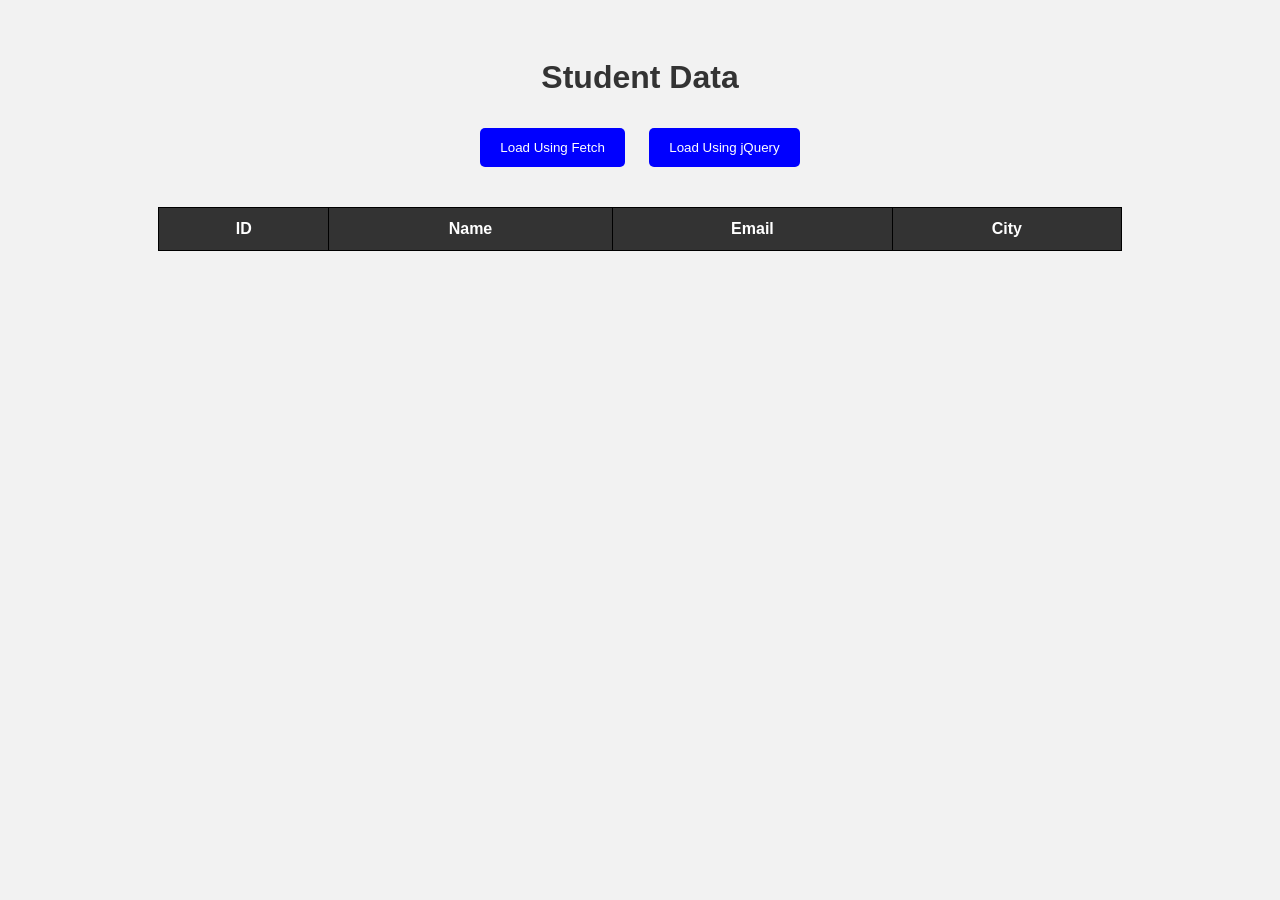
<file: experiment 10/index.html>
<!DOCTYPE html>
<html>
<head>
    <title>JSON Data</title>

    <link rel="stylesheet" href="style.css">

    <script src="https://code.jquery.com/jquery-3.7.1.min.js"></script>
</head>

<body>

    <h1>Student Data</h1>

    <button id="fetchBtn">Load Using Fetch</button>
    <button id="jqueryBtn">Load Using jQuery</button>

    <p id="message"></p>

    <table>
        <thead>
            <tr>
                <th>ID</th>
                <th>Name</th>
                <th>Email</th>
                <th>City</th>
            </tr>
        </thead>

        <tbody id="tableBody"></tbody>
    </table>

    <script src="script.js"></script>

</body>
</html>
</file>
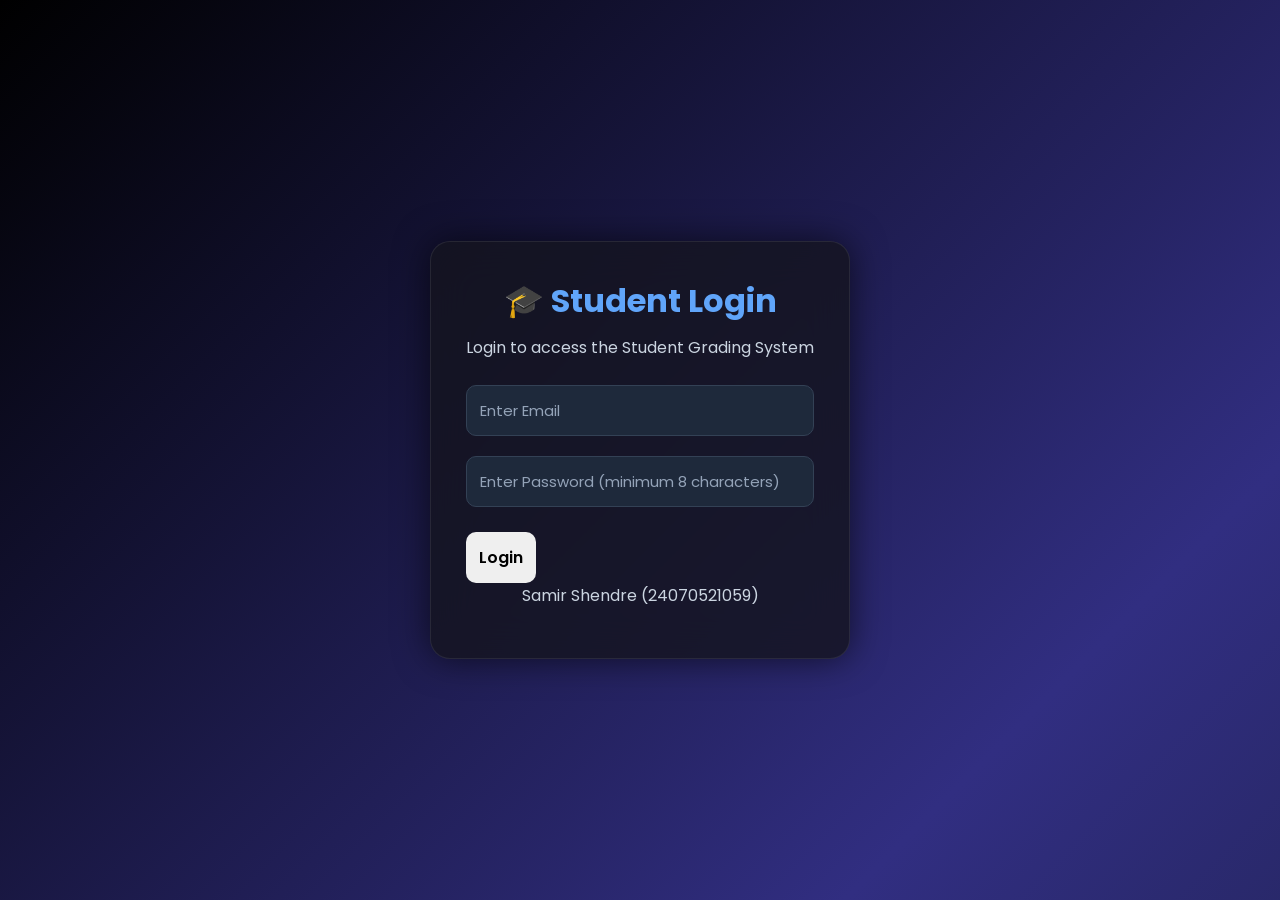
<file: Experiment 3/index.html>
<!DOCTYPE html>
<html lang="en">
<head>
    <meta charset="UTF-8">
    <meta name="viewport" content="width=device-width, initial-scale=1.0">
    <title>Student Grading System</title>

    <link rel="stylesheet" href="style.css">
</head>
<body>

    <!-- ================= LOGIN PAGE ================= -->

    <div id="loginPage" class="login-container">

        <div class="login-card">

            <h1>🎓 Student Login</h1>

            <p>Login to access the Student Grading System</p>

            <input
                type="email"
                id="email"
                placeholder="Enter Email">

            <input
                type="password"
                id="password"
                placeholder="Enter Password (minimum 8 characters)">

            <p id="loginError"></p>

            <button type="button" onclick="login()">
                Login
            </button>
            
            <p>Samir Shendre (24070521059)</p>
        </div>

    </div>

    <!-- ================= GRADING PAGE ================= -->

    <div id="gradingPage" style="display:none;">

        <div class="container">

            <h2>Student Grading System</h2>

            <form id="gradeForm">

                <input
                    type="text"
                    id="name"
                    placeholder="Student Name">

                <input
                    type="text"
                    id="roll"
                    placeholder="Roll Number">

                <input
                    type="number"
                    class="marks"
                    placeholder="DBMS Marks">

                <input
                    type="number"
                    class="marks"
                    placeholder="TOC Marks">

                <input
                    type="number"
                    class="marks"
                    placeholder="JAVA Marks">

                <input
                    type="number"
                    class="marks"
                    placeholder="JAVASCRIPT Marks">

                <input
                    type="number"
                    class="marks"
                    placeholder="PYTHON Marks">

                <input
                    type="number"
                    class="marks"
                    placeholder="OS Marks">

                <div class="btn-group">

                    <button
                        type="button"
                        onclick="calculateResult()">
                        Generate Result
                    </button>

                    <button
                        type="reset">
                        Reset
                    </button>

                </div>

            </form>

            <div id="result"></div>

        </div>

    </div>

    <script src="script.js"></script>

</body>
</html>
</file>
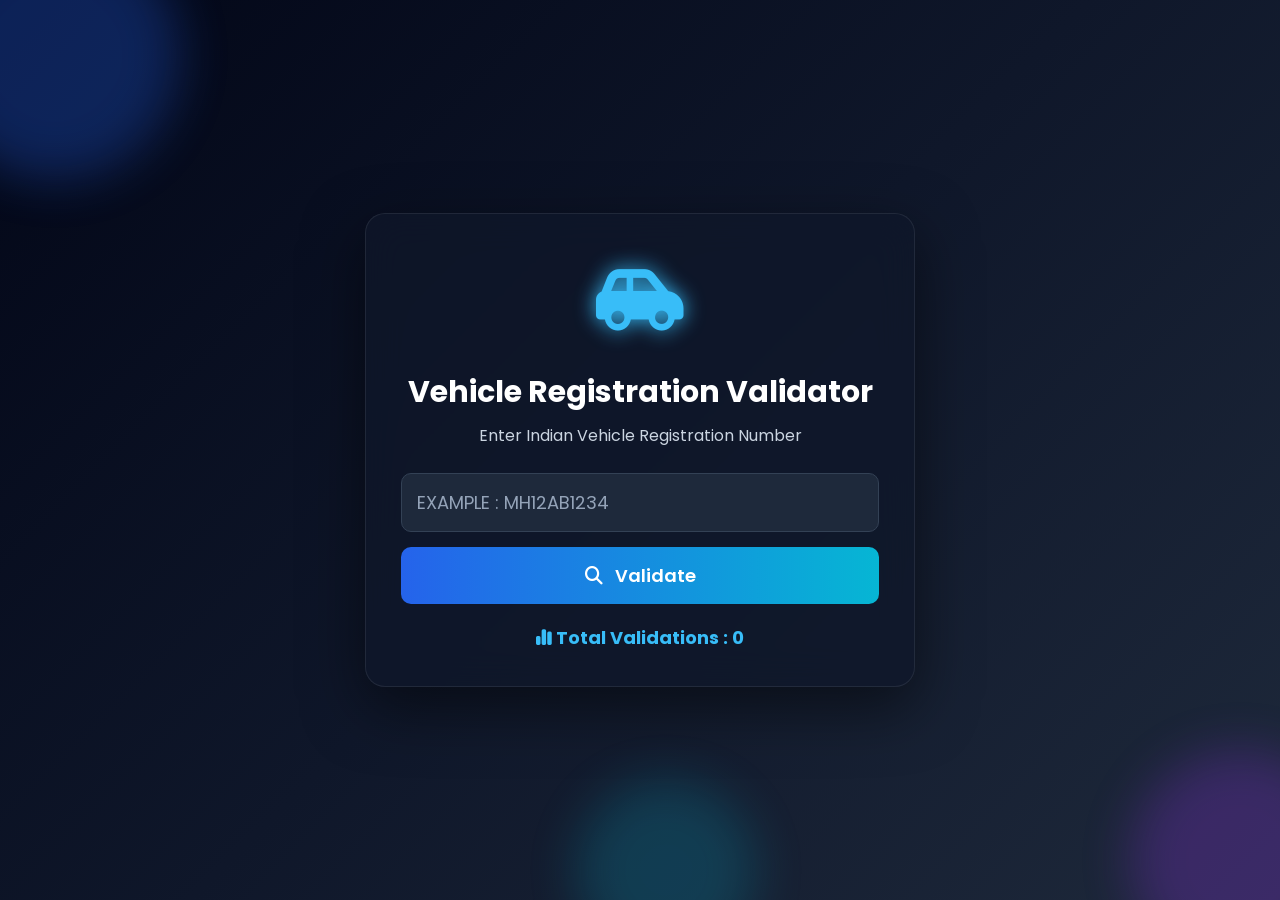
<file: Experiment 4/index.html>
<!DOCTYPE html>
<html lang="en">
<head>
    <meta charset="UTF-8">
    <meta name="viewport" content="width=device-width, initial-scale=1.0">
    <title>Vehicle Registration Validator</title>

    <!-- Google Font -->
    <link href="https://fonts.googleapis.com/css2?family=Poppins:wght@300;400;500;600;700&display=swap" rel="stylesheet">

    <!-- Font Awesome -->
    <link rel="stylesheet"
    href="https://cdnjs.cloudflare.com/ajax/libs/font-awesome/6.6.0/css/all.min.css">

    <link rel="stylesheet" href="index.css">
</head>

<body>

    <!-- Background Animation -->
    <div class="background">
        <div class="circle c1"></div>
        <div class="circle c2"></div>
        <div class="circle c3"></div>
    </div>

    <!-- Main Container -->
    <div class="container">

        <div class="logo">
            <i class="fa-solid fa-car-side"></i>
        </div>

        <h1>Vehicle Registration Validator</h1>

        <p class="subtitle">
            Enter Indian Vehicle Registration Number
        </p>

        <!-- Input -->
        <div class="input-box">

            <input
                type="text"
                id="regNumber"
                placeholder="Example : MH12AB1234"
                maxlength="10"
                autocomplete="off">

            <button onclick="validateVehicle()">
                <i class="fa-solid fa-magnifying-glass"></i>
                Validate
            </button>

        </div>

        <!-- Result Card -->
        <div id="resultCard" class="result-card">

            <h2>
                <i class="fa-solid fa-id-card"></i>
                Vehicle Details
            </h2>

            <div class="info">

                <div class="row">
                    <span>Registration Number</span>
                    <span id="vehicleNo">-</span>
                </div>

                <div class="row">
                    <span>Owner Name</span>
                    <span id="owner">-</span>
                </div>

                <div class="row">
                    <span>Vehicle Type</span>
                    <span id="vehicleType">-</span>
                </div>

                <div class="row">
                    <span>Company</span>
                    <span id="company">-</span>
                </div>

                <div class="row">
                    <span>Model</span>
                    <span id="model">-</span>
                </div>

                <div class="row">
                    <span>Fuel Type</span>
                    <span id="fuel">-</span>
                </div>

                <div class="row">
                    <span>Color</span>
                    <span id="color">-</span>
                </div>

                <div class="row">
                    <span>Registration Date</span>
                    <span id="regDate">-</span>
                </div>

                <div class="row">
                    <span>Valid Till</span>
                    <span id="validTill">-</span>
                </div>

                <div class="row">
                    <span>State</span>
                    <span id="state">-</span>
                </div>

                <div class="row">
                    <span>District</span>
                    <span id="district">-</span>
                </div>

                <div class="row">
                    <span>City</span>
                    <span id="city">-</span>
                </div>

                <div class="row">
                    <span>Area / RTO Office</span>
                    <span id="area">-</span>
                </div>

                <div class="row">
                    <span>Chassis Number</span>
                    <span id="chassis">-</span>
                </div>

                <div class="row">
                    <span>Engine Number</span>
                    <span id="engine">-</span>
                </div>

                <div class="row">
                    <span>Status</span>
                    <span id="status">-</span>
                </div>

            </div>

        </div>

        <!-- Validation Counter -->
        <div class="counter">
            <i class="fa-solid fa-chart-simple"></i>
            Total Validations :
            <span id="count">0</span>
        </div>

    </div>

    <!-- Popup -->
    <div id="popup" class="popup">
        <span id="popupText"></span>
    </div>

    <script src="index.js"></script>

</body>
</html>
</file>
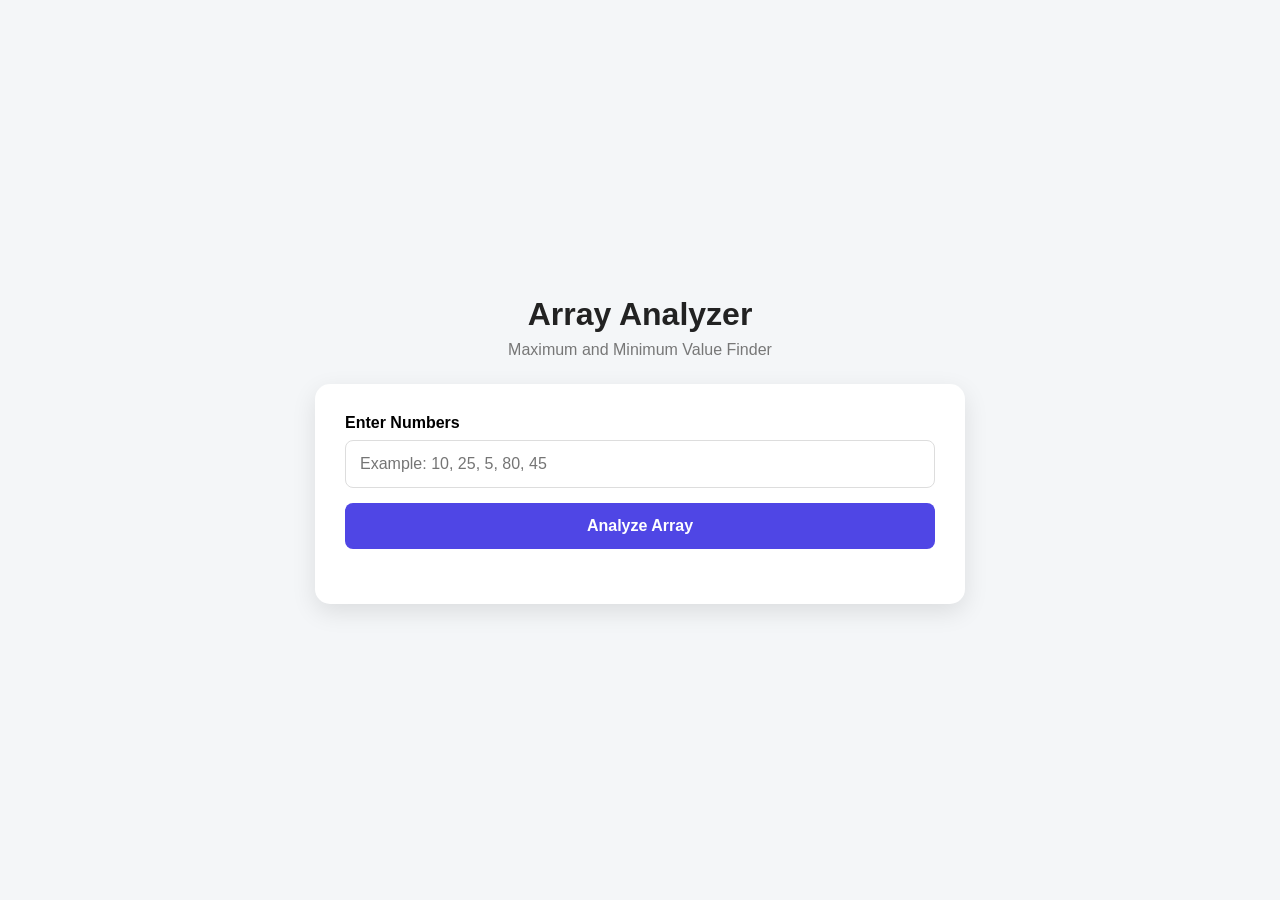
<file: experiment 5/index.html>
<!DOCTYPE html>
<html lang="en">
<head>
    <meta charset="UTF-8">
    <meta name="viewport" content="width=device-width, initial-scale=1.0">

    <title>Array Maximum & Minimum</title>

    <link rel="stylesheet" href="style.css">
</head>

<body>

<div class="container">

    <h1>Array Analyzer</h1>
    <p>Maximum and Minimum Value Finder</p>

    <div class="card">

        <label>Enter Numbers</label>

        <input
            type="text"
            id="numberInput"
            placeholder="Example: 10, 25, 5, 80, 45"
        >

        <button onclick="analyzeArray()">
            Analyze Array
        </button>

        <div id="result"></div>

    </div>

</div>

<script src="script.js"></script>

</body>
</html>
</file>
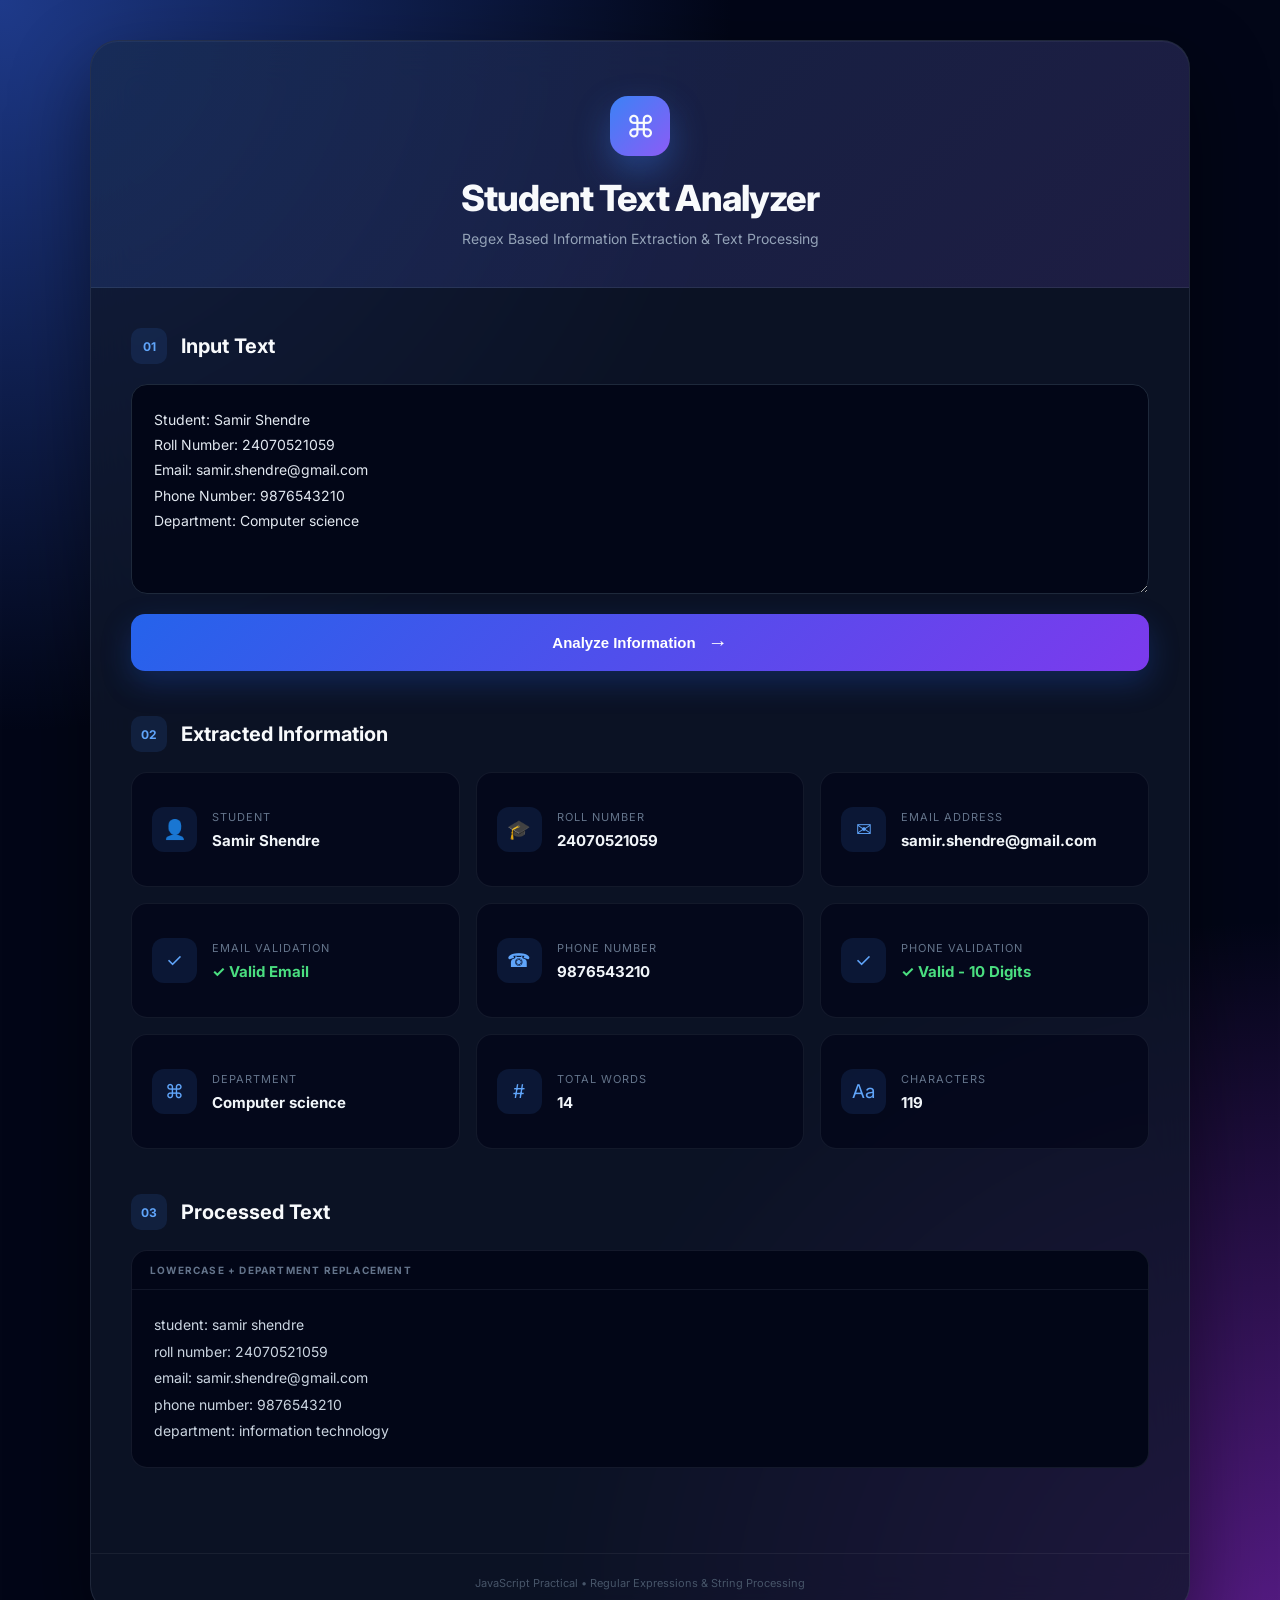
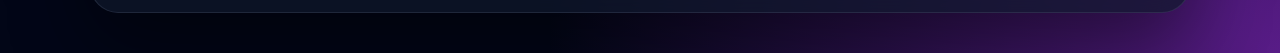
<file: experiment 6/index.html>
<!DOCTYPE html>
<html lang="en">
<head>
    <meta charset="UTF-8">
    <meta name="viewport" content="width=device-width, initial-scale=1.0">
    <title>Student Text Analyzer</title>

    <link rel="stylesheet" href="style.css">
</head>

<body>

    <div class="container">

        <header>
            <div class="logo">⌘</div>
            <h1>Student Text Analyzer</h1>
            <p>Regex Based Information Extraction & Text Processing</p>
        </header>

        <main>

            <!-- Input Section -->
            <section class="input-section">
                <div class="section-title">
                    <span>01</span>
                    <h2>Input Text</h2>
                </div>

                <textarea id="inputText" placeholder="Enter student information...">Student: Samir Shendre
Roll Number: 24070521059
Email: samir.shendre@gmail.com
Phone Number: 9876543210
Department: Computer science</textarea>

                <button onclick="analyzeText()">
                    <span>Analyze Information</span>
                    <span class="arrow">→</span>
                </button>
            </section>


            <!-- Results -->
            <section class="output-section">

                <div class="section-title">
                    <span>02</span>
                    <h2>Extracted Information</h2>
                </div>

                <div class="cards">

                    <div class="card">
                        <div class="icon">👤</div>
                        <div>
                            <label>Student</label>
                            <h3 id="student">—</h3>
                        </div>
                    </div>

                    <div class="card">
                        <div class="icon">🎓</div>
                        <div>
                            <label>Roll Number</label>
                            <h3 id="roll">—</h3>
                        </div>
                    </div>

                    <div class="card">
                        <div class="icon">✉</div>
                        <div>
                            <label>Email Address</label>
                            <h3 id="email">—</h3>
                        </div>
                    </div>

                    <div class="card">
                        <div class="icon">✓</div>
                        <div>
                            <label>Email Validation</label>
                            <h3 id="emailStatus">—</h3>
                        </div>
                    </div>

                    <div class="card">
                        <div class="icon">☎</div>
                        <div>
                            <label>Phone Number</label>
                            <h3 id="phone">—</h3>
                        </div>
                    </div>

                    <div class="card">
                        <div class="icon">✓</div>
                        <div>
                            <label>Phone Validation</label>
                            <h3 id="phoneStatus">—</h3>
                        </div>
                    </div>

                    <div class="card">
                        <div class="icon">⌘</div>
                        <div>
                            <label>Department</label>
                            <h3 id="department">—</h3>
                        </div>
                    </div>

                    <div class="card">
                        <div class="icon">#</div>
                        <div>
                            <label>Total Words</label>
                            <h3 id="wordCount">—</h3>
                        </div>
                    </div>

                    <div class="card">
                        <div class="icon">Aa</div>
                        <div>
                            <label>Characters</label>
                            <h3 id="charCount">—</h3>
                        </div>
                    </div>

                </div>
            </section>


            <!-- Processed Text -->
            <section class="processed-section">

                <div class="section-title">
                    <span>03</span>
                    <h2>Processed Text</h2>
                </div>

                <div class="processed-box">
                    <div class="processed-header">
                        <span>LOWERCASE + DEPARTMENT REPLACEMENT</span>
                    </div>

                    <p id="processedText">
                        Your processed text will appear here...
                    </p>
                </div>

            </section>

        </main>

        <footer>
            <p>JavaScript Practical • Regular Expressions & String Processing</p>
        </footer>

    </div>

    <script src="script.js"></script>

</body>
</html>
</file>
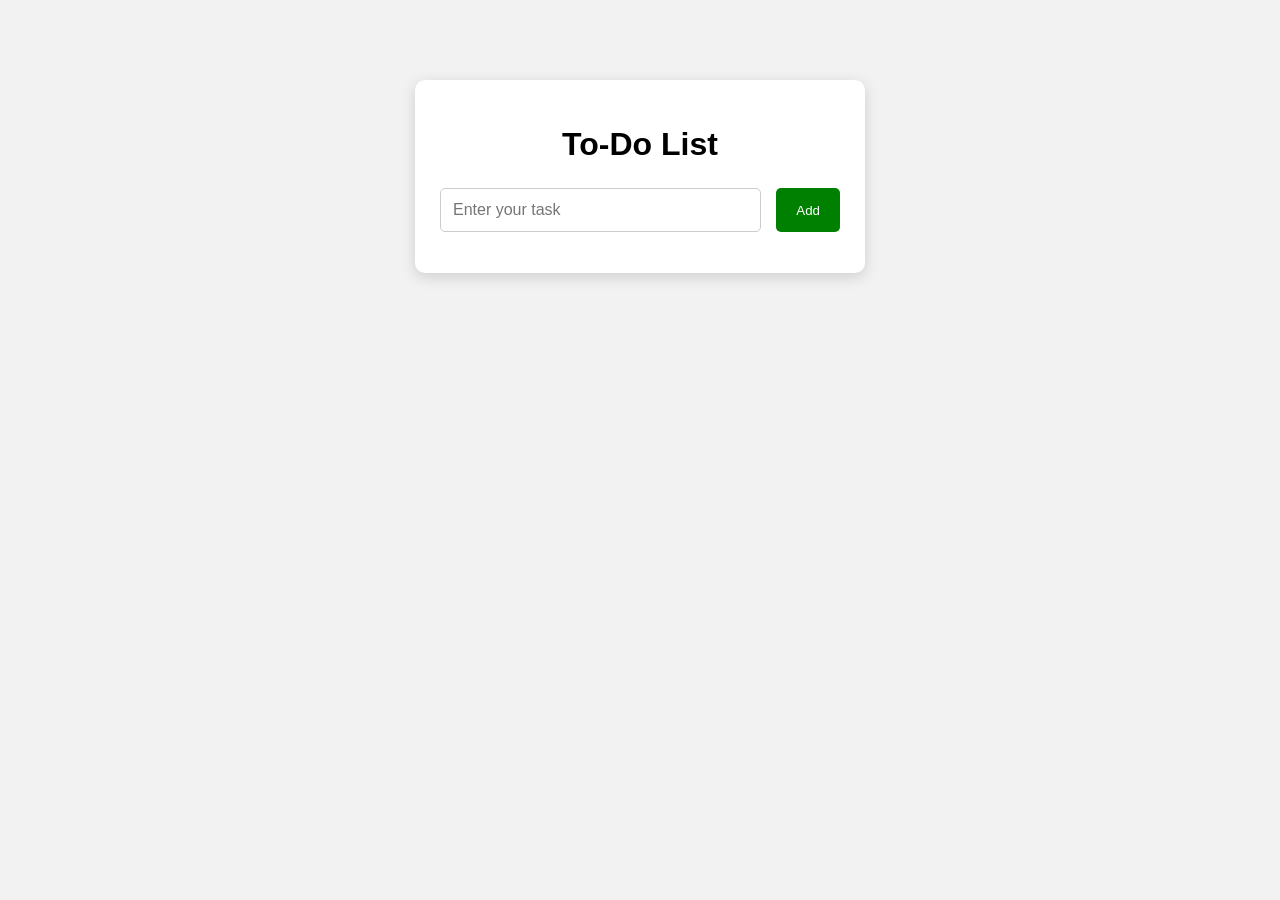
<file: experiment 7/index.html>
<!DOCTYPE html>
<html lang="en">
<head>
    <meta charset="UTF-8">
    <meta name="viewport" content="width=device-width, initial-scale=1.0">
    <title>To-Do List</title>

    <link rel="stylesheet" href="style.css">
</head>
<body>

    <div class="container">
        <h1>To-Do List</h1>

        <div class="input-section">
            <input type="text" id="taskInput" placeholder="Enter your task">
            <button id="addBtn">Add</button>
        </div>

        <ul id="taskList"></ul>
    </div>

    <script src="script.js"></script>
</body>
</html>
</file>
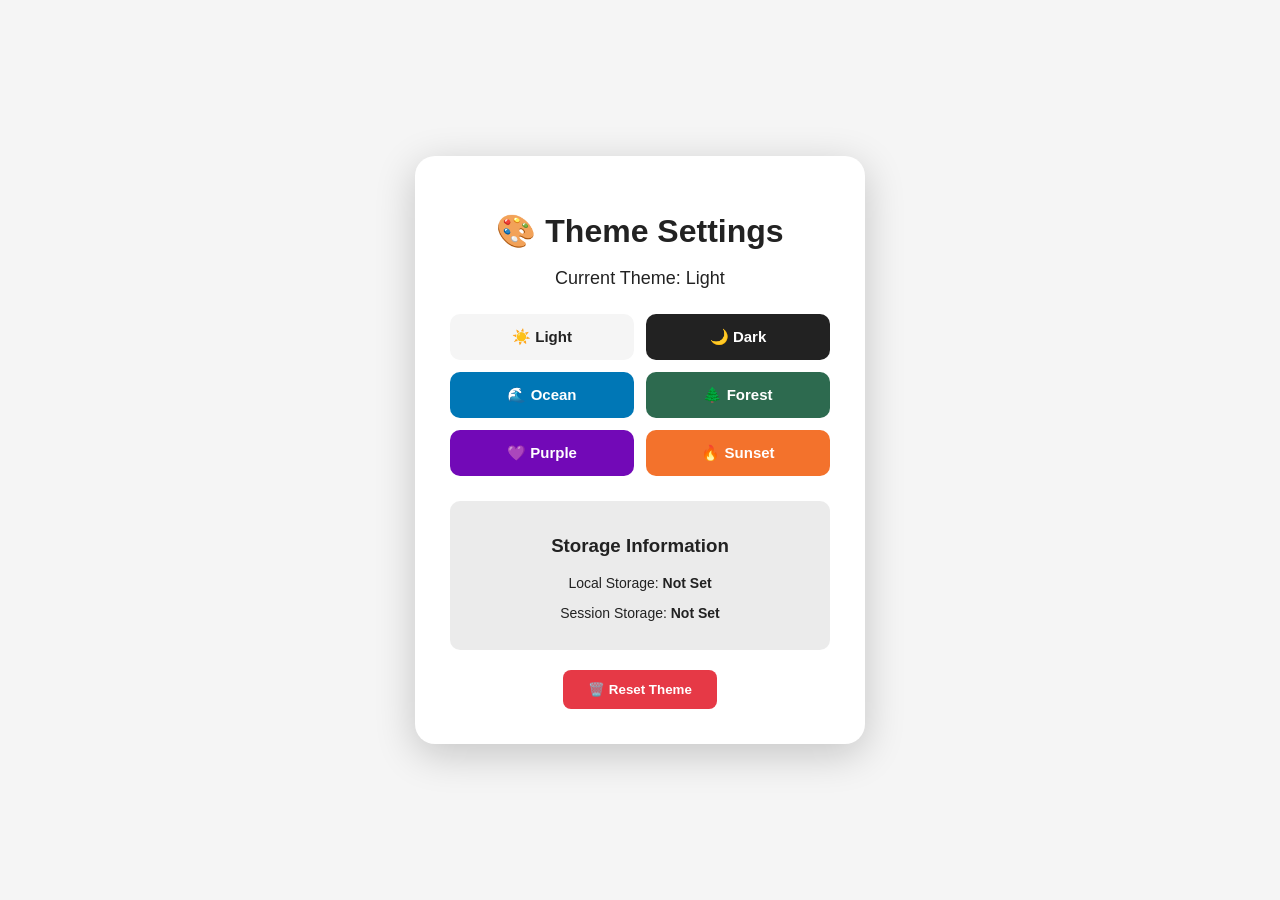
<file: experiment 9/index.html>
<!DOCTYPE html>
<html lang="en">
<head>
    <meta charset="UTF-8">
    <meta name="viewport" content="width=device-width, initial-scale=1.0">
    <title>Theme Settings</title>
    <link rel="stylesheet" href="index.css">
</head>
<body>

    <div class="container">

        <h1>🎨 Theme Settings</h1>

        <p id="themeText">Current Theme: Light</p>

        <div class="themes">

            <button class="theme-btn light" data-theme="light">
                ☀️ Light
            </button>

            <button class="theme-btn dark" data-theme="dark">
                🌙 Dark
            </button>

            <button class="theme-btn ocean" data-theme="ocean">
                🌊 Ocean
            </button>

            <button class="theme-btn forest" data-theme="forest">
                🌲 Forest
            </button>

            <button class="theme-btn purple" data-theme="purple">
                💜 Purple
            </button>

            <button class="theme-btn sunset" data-theme="sunset">
                🔥 Sunset
            </button>

        </div>

        <div class="storage-box">

            <h3>Storage Information</h3>

            <p>
                Local Storage:
                <span id="localValue"></span>
            </p>

            <p>
                Session Storage:
                <span id="sessionValue"></span>
            </p>

        </div>

        <button id="clearBtn">
            🗑️ Reset Theme
        </button>

    </div>

    <script src="script.js"></script>

</body>
</html>
</file>
<file: experiment 10/style.css>
body {
    font-family: Arial, sans-serif;
    text-align: center;
    background-color: #f2f2f2;
    padding: 30px;
}

h1 {
    color: #333;
}

button {
    padding: 12px 20px;
    margin: 10px;
    border: none;
    border-radius: 5px;
    background-color: blue;
    color: white;
    cursor: pointer;
}

button:hover {
    background-color: darkblue;
}

table {
    width: 80%;
    margin: 30px auto;
    border-collapse: collapse;
    background-color: white;
}

th,
td {
    border: 1px solid black;
    padding: 12px;
}

th {
    background-color: #333;
    color: white;
}

#message {
    font-weight: bold;
}
</file>
<file: Experiment 3/style.css>
/* Google Font */
@import url('https://fonts.googleapis.com/css2?family=Poppins:wght@300;400;500;600;700&display=swap');

*{
    margin:0;
    padding:0;
    box-sizing:border-box;
    font-family:'Poppins',sans-serif;
}

/* ===========================
   Animated Dark Background
=========================== */

body{
    min-height:100vh;
    display:flex;
    justify-content:center;
    align-items:center;
    padding:20px;
    background:linear-gradient(-45deg,#020617,#0f172a,#1e293b,#111827,#312e81,#000000);
    background-size:400% 400%;
    animation:bg 15s ease infinite;
}

@keyframes bg{
    0%{
        background-position:0% 50%;
    }
    50%{
        background-position:100% 50%;
    }
    100%{
        background-position:0% 50%;
    }
}

/* ===========================
   Login Page
=========================== */

.login-container{
    width:100%;
    display:flex;
    justify-content:center;
    align-items:center;
}

.login-card{

    width:420px;
    padding:35px;

    background:rgba(20,20,30,.80);

    backdrop-filter:blur(20px);

    border-radius:20px;

    border:1px solid rgba(255,255,255,.08);

    box-shadow:0 0 35px rgba(0,0,0,.6);

    color:white;

    animation:fade .8s;
}

.login-card h1{

    text-align:center;

    color:#60a5fa;

    margin-bottom:10px;

}

.login-card p{

    text-align:center;

    color:#cbd5e1;

    margin-bottom:15px;

}

/* ===========================
   Main Container
=========================== */

.container{

    width:700px;

    max-width:100%;

    padding:30px;

    border-radius:20px;

    background:rgba(20,20,30,.80);

    backdrop-filter:blur(20px);

    border:1px solid rgba(255,255,255,.08);

    box-shadow:0 0 35px rgba(0,0,0,.6);

    color:white;

    animation:fade .8s;

}

@keyframes fade{

from{

opacity:0;

transform:translateY(40px);

}

to{

opacity:1;

transform:translateY(0);

}

}

h2{

text-align:center;

margin-bottom:20px;

color:#60a5fa;

}

/* ===========================
   Inputs
=========================== */

input{

width:100%;

padding:13px;

margin:10px 0;

border-radius:10px;

border:1px solid #334155;

background:#1e293b;

color:white;

font-size:15px;

outline:none;

transition:.3s;

}

input::placeholder{

color:#94a3b8;

}

input:focus{

border:1px solid #3b82f6;

box-shadow:0 0 15px rgba(59,130,246,.5);

}

/* ===========================
   Buttons
=========================== */

.btn-group{

display:flex;

gap:15px;

margin-top:15px;

}

button{

flex:1;

padding:13px;

border:none;

border-radius:10px;

cursor:pointer;

font-size:16px;

font-weight:600;

transition:.3s;

}

button:first-child{

background:#2563eb;

color:white;

}

button:last-child{

background:#dc2626;

color:white;

}

button:hover{

transform:translateY(-3px);

box-shadow:0 0 15px rgba(37,99,235,.5);

}

/* ===========================
   Login Error
=========================== */

#loginError{

color:#ef4444;

text-align:center;

font-weight:bold;

margin-top:10px;

}

/* ===========================
   Result
=========================== */

#result{

margin-top:25px;

color:white;

}

#result h2{

color:#22c55e;

}

/* ===========================
   Table
=========================== */

table{

width:100%;

margin-top:20px;

border-collapse:collapse;

background:#111827;

border-radius:12px;

overflow:hidden;

}

table th{

background:#1e293b;

color:#60a5fa;

}

table th,
table td{

padding:12px;

text-align:center;

border:1px solid #334155;

color:white;

}

/* ===========================
   Pass / Fail
=========================== */

.pass{

color:#22c55e;

font-weight:bold;

}

.fail{

color:#ef4444;

font-weight:bold;

}

/* ===========================
   Paragraph
=========================== */

#result p{

margin:10px 0;

font-size:16px;

color:#e2e8f0;

}

/* ===========================
   Responsive
=========================== */

@media(max-width:768px){

.container{

width:100%;

padding:20px;

}

.login-card{

width:100%;

}

.btn-group{

flex-direction:column;

}

}
</file>
<file: Experiment 4/index.css>
/* Google Font */
@import url('https://fonts.googleapis.com/css2?family=Poppins:wght@300;400;500;600;700&display=swap');

*{
    margin:0;
    padding:0;
    box-sizing:border-box;
    font-family:'Poppins',sans-serif;
}

body{
    min-height:100vh;
    display:flex;
    justify-content:center;
    align-items:center;
    background:linear-gradient(135deg,#020617,#0f172a,#1e293b);
    overflow:hidden;
    color:#fff;
}

/* ===========================
   Animated Background
=========================== */

.background{
    position:fixed;
    width:100%;
    height:100%;
    overflow:hidden;
    z-index:-1;
}

.circle{
    position:absolute;
    border-radius:50%;
    filter:blur(25px);
    animation:float 8s ease-in-out infinite;
}

.c1{
    width:250px;
    height:250px;
    background:#2563eb;
    top:-70px;
    left:-70px;
    opacity:.30;
}

.c2{
    width:220px;
    height:220px;
    background:#9333ea;
    bottom:-70px;
    right:-70px;
    opacity:.25;
}

.c3{
    width:180px;
    height:180px;
    background:#06b6d4;
    left:45%;
    bottom:-60px;
    opacity:.20;
}

@keyframes float{
    0%{
        transform:translateY(0px);
    }
    50%{
        transform:translateY(-30px);
    }
    100%{
        transform:translateY(0px);
    }
}

/* ===========================
      Main Card
=========================== */

.container{
    width:550px;
    background:rgba(15,23,42,.75);
    backdrop-filter:blur(18px);
    border:1px solid rgba(255,255,255,.08);
    border-radius:20px;
    padding:35px;
    box-shadow:0 20px 60px rgba(0,0,0,.5);
    animation:fade .8s;
}

@keyframes fade{
    from{
        opacity:0;
        transform:translateY(40px);
    }
    to{
        opacity:1;
        transform:translateY(0);
    }
}

/* ===========================
        Logo
=========================== */

.logo{
    text-align:center;
    font-size:70px;
    color:#38bdf8;
    margin-bottom:15px;
}

.logo i{
    text-shadow:0 0 20px #38bdf8;
}

/* ===========================
        Heading
=========================== */

h1{
    text-align:center;
    margin-bottom:8px;
    font-size:30px;
}

.subtitle{
    text-align:center;
    color:#cbd5e1;
    margin-bottom:25px;
}

/* ===========================
        Input
=========================== */

.input-box{
    display:flex;
    flex-direction:column;
    gap:15px;
}

input{
    width:100%;
    padding:15px;
    border:none;
    outline:none;
    border-radius:10px;
    background:#1e293b;
    color:#fff;
    font-size:18px;
    border:1px solid #334155;
    text-transform:uppercase;
    transition:.3s;
}

input::placeholder{
    color:#94a3b8;
}

input:focus{
    border:1px solid #38bdf8;
    box-shadow:0 0 10px #38bdf8;
}

button{
    width:100%;
    padding:15px;
    border:none;
    border-radius:10px;
    background:linear-gradient(90deg,#2563eb,#06b6d4);
    color:white;
    font-size:18px;
    font-weight:600;
    cursor:pointer;
    transition:.3s;
}

button:hover{
    transform:scale(1.03);
    box-shadow:0 10px 25px rgba(59,130,246,.45);
}

button i{
    margin-right:8px;
}

/* ===========================
      Result Card
=========================== */

.result-card{
    display:none;
    margin-top:25px;
    background:#111827;
    border-radius:15px;
    padding:20px;
    border:1px solid rgba(255,255,255,.08);
}

.result-card h2{
    text-align:center;
    color:#38bdf8;
    margin-bottom:20px;
}

.info{
    display:flex;
    flex-direction:column;
    gap:10px;
}

.row{
    display:flex;
    justify-content:space-between;
    align-items:center;
    background:#1f2937;
    padding:12px 15px;
    border-radius:8px;
    transition:.3s;
}

.row:hover{
    background:#273449;
}

.row span:first-child{
    font-weight:600;
    color:#e2e8f0;
}

.row span:last-child{
    color:#38bdf8;
    font-weight:600;
}

/* ===========================
      Counter
=========================== */

.counter{
    margin-top:20px;
    text-align:center;
    font-size:18px;
    color:#38bdf8;
    font-weight:bold;
}

/* ===========================
        Popup
=========================== */

.popup{
    position:fixed;
    top:25px;
    right:-400px;
    padding:15px 25px;
    border-radius:10px;
    color:#fff;
    font-weight:bold;
    transition:.5s;
    box-shadow:0 10px 30px rgba(0,0,0,.5);
    z-index:999;
}

.popup.show{
    right:25px;
}

.success{
    background:#22c55e;
}

.error{
    background:#ef4444;
}

/* ===========================
      Scrollbar
=========================== */

::-webkit-scrollbar{
    width:8px;
}

::-webkit-scrollbar-thumb{
    background:#38bdf8;
    border-radius:10px;
}

::-webkit-scrollbar-track{
    background:#0f172a;
}

/* ===========================
      Responsive
=========================== */

@media(max-width:600px){

.container{
    width:95%;
    padding:25px;
}

.logo{
    font-size:55px;
}

h1{
    font-size:24px;
}

.row{
    flex-direction:column;
    align-items:flex-start;
    gap:5px;
}

button{
    font-size:16px;
}

input{
    font-size:16px;
}

}
</file>
<file: experiment 5/style.css>
* {
    margin: 0;
    padding: 0;
    box-sizing: border-box;
}

body {
    font-family: Arial, sans-serif;
    background: #f4f6f8;

    min-height: 100vh;

    display: flex;
    justify-content: center;
    align-items: center;
}

.container {
    width: 90%;
    max-width: 650px;
    text-align: center;
}

h1 {
    color: #222;
    margin-bottom: 8px;
}

.container > p {
    color: #777;
    margin-bottom: 25px;
}

.card {
    background: white;
    padding: 30px;
    border-radius: 15px;

    box-shadow: 0 8px 25px rgba(0,0,0,0.1);
}

label {
    display: block;
    text-align: left;
    font-weight: bold;
    margin-bottom: 8px;
}

input {
    width: 100%;
    padding: 14px;

    border: 1px solid #ddd;
    border-radius: 8px;

    font-size: 16px;
}

button {
    width: 100%;

    padding: 14px;
    margin-top: 15px;

    border: none;
    border-radius: 8px;

    background: #4f46e5;
    color: white;

    font-size: 16px;
    font-weight: bold;

    cursor: pointer;
}

button:hover {
    background: #3730a3;
}

#result {
    margin-top: 25px;
}

.result-box {
    display: flex;
    gap: 15px;
    margin-top: 15px;
}

.box {
    flex: 1;

    padding: 20px;

    background: #f8fafc;

    border-radius: 10px;

    border: 1px solid #ddd;
}

.box h2 {
    margin-top: 8px;
    font-size: 28px;
}

.maximum {
    color: #16a34a;
}

.minimum {
    color: #dc2626;
}

.array {
    margin-top: 20px;

    padding: 15px;

    background: #f1f5f9;

    border-radius: 8px;
}
</file>
<file: experiment 6/style.css>
@import url('https://fonts.googleapis.com/css2?family=Inter:wght@400;500;600;700;800&display=swap');

* {
    margin: 0;
    padding: 0;
    box-sizing: border-box;
}

body {
    font-family: "Inter", sans-serif;
    min-height: 100vh;
    background:
        radial-gradient(circle at top left, #1e3a8a 0%, transparent 35%),
        radial-gradient(circle at bottom right, #581c87 0%, transparent 35%),
        #020617;

    color: #f8fafc;
    padding: 40px 20px;
}


/* Main Container */

.container {
    max-width: 1100px;
    margin: auto;

    background: rgba(15, 23, 42, 0.75);

    border: 1px solid rgba(148, 163, 184, 0.15);

    border-radius: 28px;

    overflow: hidden;

    box-shadow:
        0 30px 80px rgba(0, 0, 0, 0.45),
        inset 0 1px rgba(255, 255, 255, 0.05);

    backdrop-filter: blur(20px);
}


/* Header */

header {
    text-align: center;

    padding: 55px 30px 40px;

    background:
        linear-gradient(
            135deg,
            rgba(59, 130, 246, 0.15),
            rgba(139, 92, 246, 0.15)
        );

    border-bottom: 1px solid rgba(255, 255, 255, 0.08);
}

.logo {
    width: 60px;
    height: 60px;

    margin: 0 auto 20px;

    display: flex;
    align-items: center;
    justify-content: center;

    border-radius: 18px;

    background: linear-gradient(
        135deg,
        #3b82f6,
        #8b5cf6
    );

    font-size: 30px;

    box-shadow:
        0 15px 35px rgba(59, 130, 246, 0.35);
}

header h1 {
    font-size: 36px;
    font-weight: 800;

    letter-spacing: -1px;

    margin-bottom: 10px;
}

header p {
    color: #94a3b8;
    font-size: 14px;
}


/* Main */

main {
    padding: 40px;
}


/* Section */

section {
    margin-bottom: 45px;
}

.section-title {
    display: flex;
    align-items: center;
    gap: 14px;

    margin-bottom: 20px;
}

.section-title span {
    display: flex;

    width: 36px;
    height: 36px;

    align-items: center;
    justify-content: center;

    border-radius: 10px;

    background: rgba(59, 130, 246, 0.12);

    color: #60a5fa;

    font-size: 12px;
    font-weight: 700;
}

.section-title h2 {
    font-size: 20px;
}


/* Textarea */

textarea {
    width: 100%;
    min-height: 210px;

    resize: vertical;

    padding: 22px;

    background: #020617;

    border: 1px solid #1e293b;

    border-radius: 16px;

    color: #e2e8f0;

    font-family: "Inter", sans-serif;

    font-size: 14px;

    line-height: 1.8;

    outline: none;

    transition: 0.3s;
}

textarea:focus {
    border-color: #3b82f6;

    box-shadow:
        0 0 0 4px rgba(59, 130, 246, 0.1);
}


/* Button */

button {
    width: 100%;

    margin-top: 16px;

    padding: 17px 22px;

    border: none;

    border-radius: 14px;

    background: linear-gradient(
        135deg,
        #2563eb,
        #7c3aed
    );

    color: white;

    font-size: 15px;

    font-weight: 700;

    cursor: pointer;

    display: flex;

    align-items: center;

    justify-content: center;

    gap: 12px;

    transition: 0.3s;

    box-shadow:
        0 12px 30px rgba(37, 99, 235, 0.25);
}

button:hover {
    transform: translateY(-2px);

    box-shadow:
        0 18px 35px rgba(37, 99, 235, 0.35);
}

.arrow {
    font-size: 20px;
}


/* Cards */

.cards {
    display: grid;

    grid-template-columns:
        repeat(3, 1fr);

    gap: 16px;
}

.card {
    min-height: 115px;

    padding: 20px;

    display: flex;

    align-items: center;

    gap: 15px;

    background:
        rgba(2, 6, 23, 0.65);

    border:
        1px solid rgba(148, 163, 184, 0.1);

    border-radius: 16px;

    transition: 0.3s;
}

.card:hover {
    transform: translateY(-4px);

    border-color:
        rgba(96, 165, 250, 0.35);

    background:
        rgba(15, 23, 42, 0.9);
}

.icon {
    width: 45px;
    height: 45px;

    flex-shrink: 0;

    display: flex;

    align-items: center;
    justify-content: center;

    border-radius: 12px;

    background:
        rgba(59, 130, 246, 0.12);

    color: #60a5fa;

    font-size: 19px;
}

label {
    display: block;

    color: #64748b;

    font-size: 11px;

    text-transform: uppercase;

    letter-spacing: 1px;

    margin-bottom: 7px;
}

.card h3 {
    font-size: 15px;

    color: #f1f5f9;

    word-break: break-word;
}


/* Status */

.valid {
    color: #4ade80 !important;
}

.invalid {
    color: #f87171 !important;
}


/* Processed */

.processed-box {
    background: #020617;

    border:
        1px solid rgba(148, 163, 184, 0.12);

    border-radius: 16px;

    overflow: hidden;
}

.processed-header {
    padding: 13px 18px;

    border-bottom:
        1px solid rgba(148, 163, 184, 0.1);

    color: #64748b;

    font-size: 10px;

    font-weight: 700;

    letter-spacing: 1.2px;
}

.processed-box p {
    padding: 22px;

    color: #cbd5e1;

    font-size: 14px;

    line-height: 1.9;

    white-space: pre-wrap;

    word-break: break-word;
}


/* Footer */

footer {
    padding: 22px;

    text-align: center;

    border-top:
        1px solid rgba(255, 255, 255, 0.06);

    color: #475569;

    font-size: 11px;
}


/* Responsive */

@media (max-width: 850px) {

    .cards {
        grid-template-columns: repeat(2, 1fr);
    }

}

@media (max-width: 600px) {

    body {
        padding: 15px;
    }

    main {
        padding: 25px 20px;
    }

    header h1 {
        font-size: 28px;
    }

    .cards {
        grid-template-columns: 1fr;
    }

}
</file>
<file: experiment 7/style.css>
* {
    box-sizing: border-box;
}

body {
    margin: 0;
    font-family: Arial, sans-serif;
    background: #f2f2f2;
}

.container {
    width: 450px;
    margin: 80px auto;
    padding: 25px;
    background: white;
    border-radius: 10px;
    box-shadow: 0 4px 15px rgba(0, 0, 0, 0.15);
}

h1 {
    text-align: center;
    margin-bottom: 25px;
}

.input-section {
    display: flex;
    gap: 10px;
}

#taskInput {
    flex: 1;
    padding: 12px;
    border: 1px solid #ccc;
    border-radius: 5px;
    font-size: 16px;
}

#addBtn {
    padding: 12px 20px;
    border: none;
    background: green;
    color: white;
    border-radius: 5px;
    cursor: pointer;
}

#addBtn:hover {
    background: darkgreen;
}

ul {
    padding: 0;
}

li {
    display: flex;
    align-items: center;
    justify-content: space-between;
    margin-top: 12px;
    padding: 12px;
    background: #eee;
    border-radius: 5px;
}

.task-text {
    flex: 1;
}

button {
    border: none;
    padding: 8px 12px;
    margin-left: 5px;
    border-radius: 4px;
    cursor: pointer;
}

.edit-btn {
    background: orange;
    color: white;
}

.delete-btn {
    background: red;
    color: white;
}
</file>
<file: experiment 9/index.css>
* {
    box-sizing: border-box;
}

body {
    margin: 0;
    min-height: 100vh;
    font-family: Arial, sans-serif;

    display: flex;
    justify-content: center;
    align-items: center;

    transition: 0.4s;
}

/* Main Container */

.container {
    width: 450px;
    padding: 35px;

    border-radius: 20px;
    text-align: center;

    background: rgba(255, 255, 255, 0.9);

    box-shadow: 0 10px 40px rgba(0, 0, 0, 0.2);

    transition: 0.4s;
}

h1 {
    margin-bottom: 10px;
}

#themeText {
    font-size: 18px;
    margin-bottom: 25px;
}

/* Theme Buttons */

.themes {
    display: grid;
    grid-template-columns: 1fr 1fr;
    gap: 12px;
}

.theme-btn {
    padding: 14px;

    border: none;
    border-radius: 10px;

    cursor: pointer;

    font-size: 15px;
    font-weight: bold;

    transition: 0.2s;
}

.theme-btn:hover {
    transform: scale(1.05);
}

/* Button Colors */

.theme-btn.light {
    background: #f5f5f5;
    color: #222;
}

.theme-btn.dark {
    background: #222;
    color: white;
}

.theme-btn.ocean {
    background: #0077b6;
    color: white;
}

.theme-btn.forest {
    background: #2d6a4f;
    color: white;
}

.theme-btn.purple {
    background: #7209b7;
    color: white;
}

.theme-btn.sunset {
    background: #f3722c;
    color: white;
}

/* Storage */

.storage-box {
    margin-top: 25px;
    padding: 15px;

    border-radius: 10px;

    background: rgba(0, 0, 0, 0.08);
}

.storage-box p {
    font-size: 14px;
}

.storage-box span {
    font-weight: bold;
}

/* Reset Button */

#clearBtn {
    margin-top: 20px;

    padding: 12px 25px;

    border: none;
    border-radius: 8px;

    cursor: pointer;

    background: #e63946;
    color: white;

    font-weight: bold;
}

/* =========================
   THEMES
========================= */

/* Light */

body.light {
    background: #f5f5f5;
    color: #222;
}

body.light .container {
    background: white;
}

/* Dark */

body.dark {
    background: #121212;
    color: white;
}

body.dark .container {
    background: #1e1e1e;
}

/* Ocean */

body.ocean {
    background: linear-gradient(135deg, #0077b6, #00b4d8);
    color: white;
}

body.ocean .container {
    background: rgba(255, 255, 255, 0.95);
    color: #023e8a;
}

/* Forest */

body.forest {
    background: linear-gradient(135deg, #1b4332, #74c69d);
    color: white;
}

body.forest .container {
    background: #f1faee;
    color: #1b4332;
}

/* Purple */

body.purple {
    background: linear-gradient(135deg, #3a0ca3, #f72585);
    color: white;
}

body.purple .container {
    background: #faf5ff;
    color: #3a0ca3;
}

/* Sunset */

body.sunset {
    background: linear-gradient(135deg, #f94144, #f8961e);
    color: white;
}

body.sunset .container {
    background: #fff8f0;
    color: #c44536;
}
</file>
